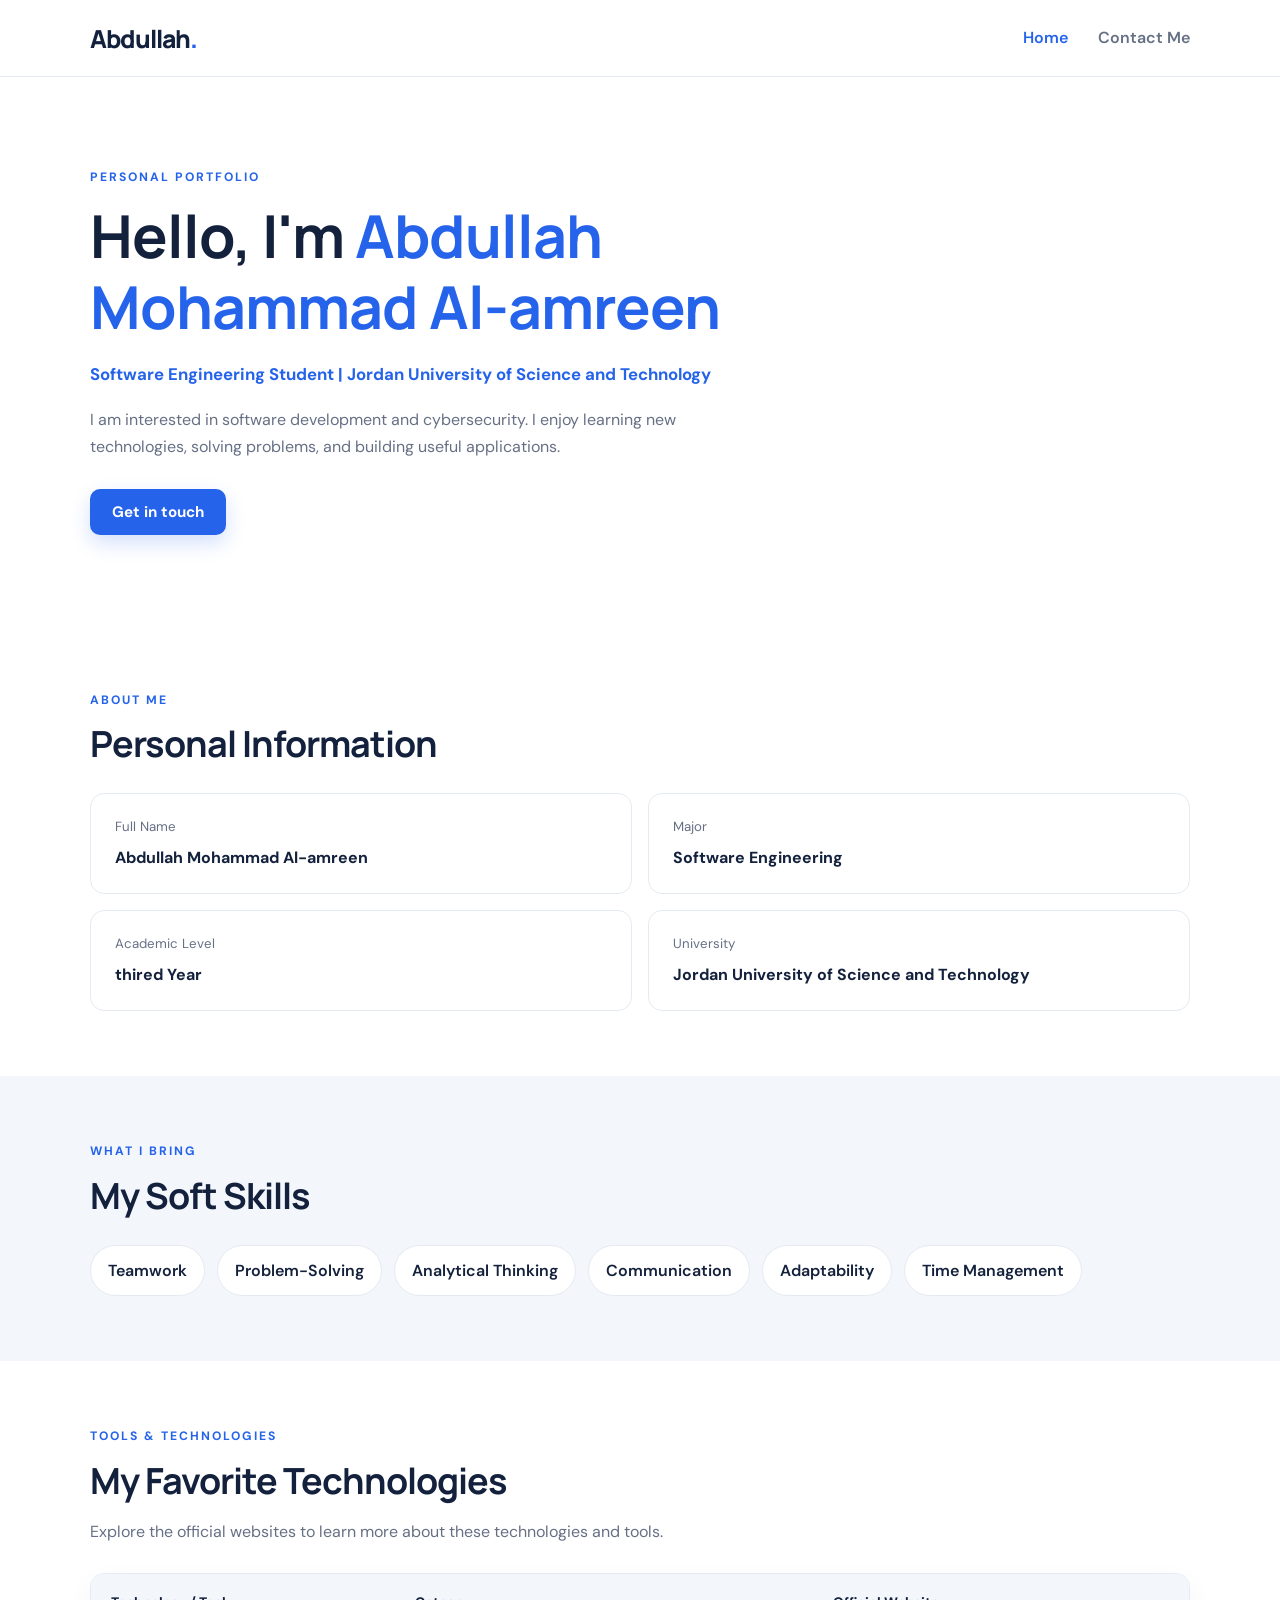
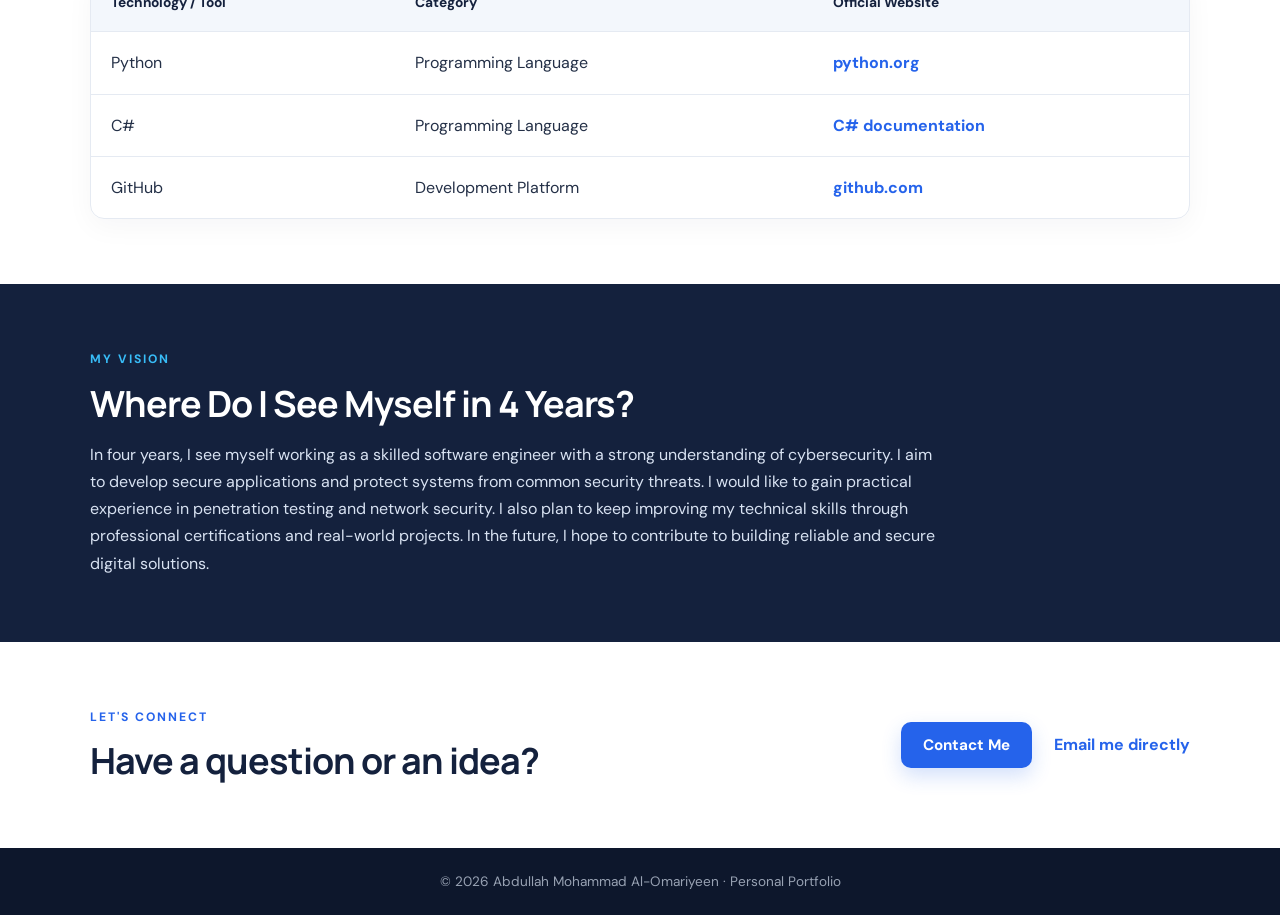
<file: index.html>
<!DOCTYPE html>
<html lang="en">
<head>
  <meta charset="UTF-8">
  <meta name="viewport" content="width=device-width, initial-scale=1.0">
  <title> 155246- Abdullah Mohammad Al-amreen</title>
  <link rel="stylesheet" href="style.css">
</head>
<body>
  <header class="site-header">
    <nav class="navbar container" aria-label="Main navigation">
      <a class="brand" href="index.html">Abdullah<span>.</span></a>
      <div class="nav-links">
        <a class="active" href="index.html">Home</a>
        <a href="contact.html">Contact Me</a>
      </div>
    </nav>
  </header>

  <main>
    <section class="hero container">
      <div class="hero-copy">
        <p class="eyebrow">PERSONAL PORTFOLIO</p>
        <h1>Hello, I'm <span>Abdullah Mohammad Al-amreen</span></h1>
        <p class="lead">Software Engineering Student | Jordan University of Science and Technology</p>
        <p class="intro">I am interested in software development and cybersecurity. I enjoy learning new technologies, solving problems, and building useful applications.</p>
        <a class="button" href="contact.html">Get in touch</a>
      </div>
    </section>

    <section class="section container">
      <div class="section-heading">
        <p class="eyebrow">ABOUT ME</p>
        <h2>Personal Information</h2>
      </div>
      <div class="info-grid">
        <article class="info-card"><span class="label">Full Name</span><strong>Abdullah Mohammad Al-amreen</strong></article>
        <article class="info-card"><span class="label">Major</span><strong>Software Engineering</strong></article>
        <article class="info-card"><span class="label">Academic Level</span><strong>thired Year</strong></article>
        <article class="info-card"><span class="label">University</span><strong>Jordan University of Science and Technology</strong></article>
      </div>
    </section>

    <section class="section section-soft">
      <div class="container">
        <div class="section-heading">
          <p class="eyebrow">WHAT I BRING</p>
          <h2>My Soft Skills</h2>
        </div>
        <div class="skill-list">
          <span>Teamwork</span><span>Problem-Solving</span><span>Analytical Thinking</span>
          <span>Communication</span><span>Adaptability</span><span>Time Management</span>
        </div>
      </div>
    </section>

    <section class="section container">
      <div class="section-heading">
        <p class="eyebrow">TOOLS & TECHNOLOGIES</p>
        <h2>My Favorite Technologies</h2>
        <p class="section-description">Explore the official websites to learn more about these technologies and tools.</p>
      </div>
      <div class="table-wrap">
        <table>
          <thead><tr><th>Technology / Tool</th><th>Category</th><th>Official Website</th></tr></thead>
          <tbody>
            <tr><td>Python</td><td>Programming Language</td><td><a href="https://www.python.org/" target="_blank" rel="noopener">python.org</a></td></tr>
            <tr><td>C#</td><td>Programming Language</td><td><a href="https://learn.microsoft.com/en-us/dotnet/csharp/" target="_blank" rel="noopener">C# documentation</a></td></tr>
            <tr><td>GitHub</td><td>Development Platform</td><td><a href="https://github.com/" target="_blank" rel="noopener">github.com</a></td></tr>
          </tbody>
        </table>
      </div>
    </section>

    <section class="section future-section">
      <div class="container future-card">
        <p class="eyebrow">MY VISION</p>
        <h2>Where Do I See Myself in 4 Years?</h2>
        <p>In four years, I see myself working as a skilled software engineer with a strong understanding of cybersecurity. I aim to develop secure applications and protect systems from common security threats. I would like to gain practical experience in penetration testing and network security. I also plan to keep improving my technical skills through professional certifications and real-world projects. In the future, I hope to contribute to building reliable and secure digital solutions.</p>
      </div>
    </section>

    <section class="section container contact-strip">
      <div><p class="eyebrow">LET'S CONNECT</p><h2>Have a question or an idea?</h2></div>
      <div class="contact-actions">
        <a class="button" href="contact.html">Contact Me</a>
        <!-- Replace the placeholder with your university email address. -->
        <a class="text-link" href="mailto:amalamreen21@cit.just.edu.jo">Email me directly</a>
      </div>
    </section>
  </main>

  <footer class="footer"><p>© 2026 Abdullah Mohammad Al-Omariyeen · Personal Portfolio</p></footer>
</body>
</html>
</file>
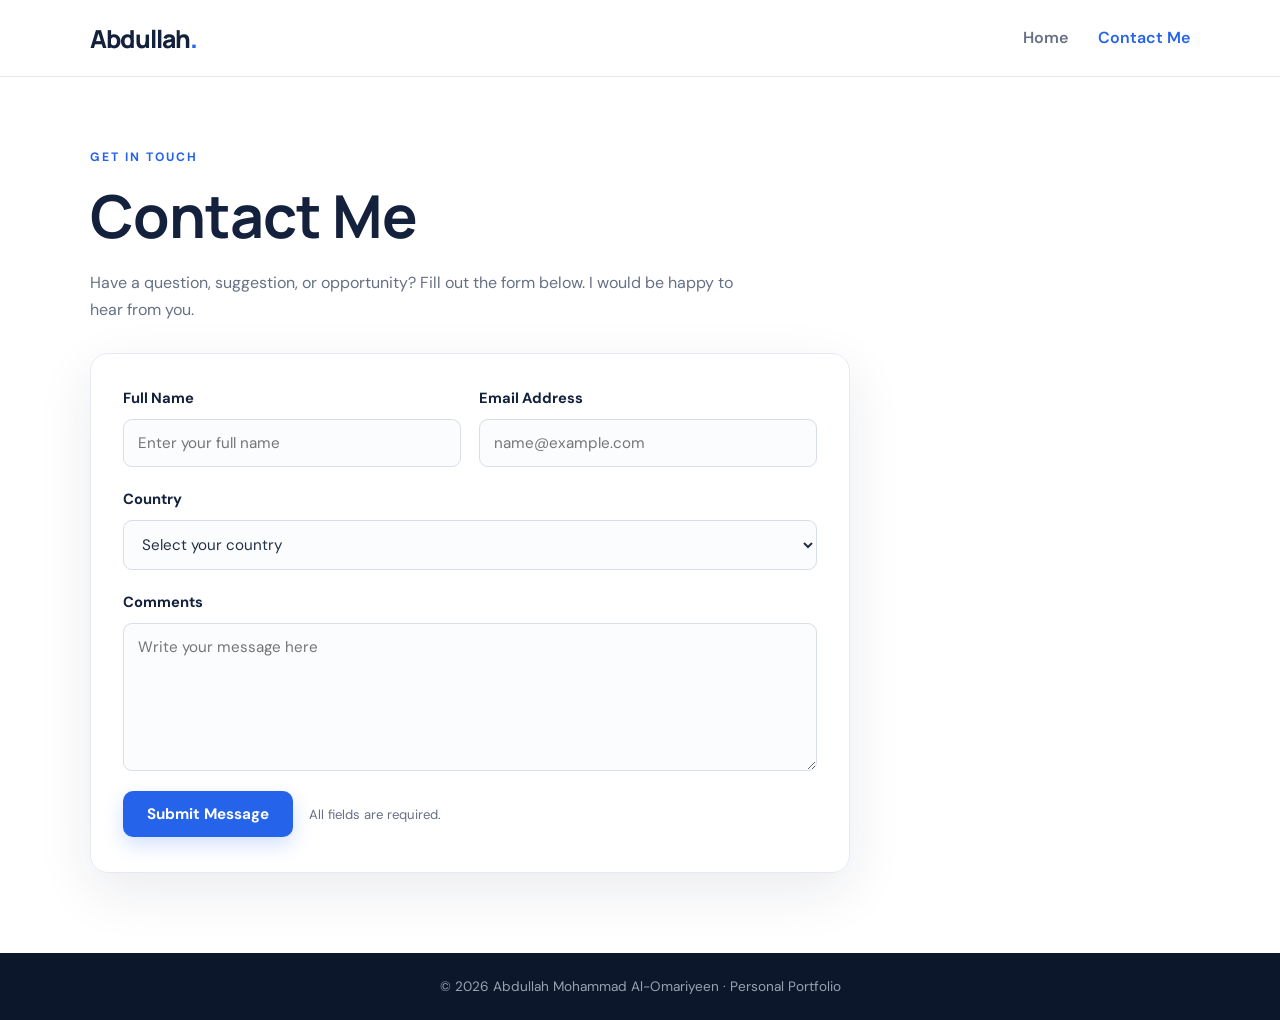
<file: contact.html>
<!DOCTYPE html>
<html lang="en">
<head>
  <meta charset="UTF-8">
  <meta name="viewport" content="width=device-width, initial-scale=1.0">
  <title>Contact Me - Abdullah Mohammad Al-Omariyeen</title>
  <link rel="stylesheet" href="style.css">
  <script src="script.js" defer></script>
</head>
<body>
  <header class="site-header">
    <nav class="navbar container" aria-label="Main navigation">
      <a class="brand" href="index.html">Abdullah<span>.</span></a>
      <div class="nav-links">
        <a href="index.html">Home</a>
        <a class="active" href="contact.html">Contact Me</a>
      </div>
    </nav>
  </header>

  <main class="contact-page container">
    <div class="contact-intro">
      <p class="eyebrow">GET IN TOUCH</p>
      <h1>Contact Me</h1>
      <p>Have a question, suggestion, or opportunity? Fill out the form below. I would be happy to hear from you.</p>
    </div>

    <form id="contactForm" class="contact-form" novalidate>
      <div class="form-row">
        <div class="form-group">
          <label for="fullName">Full Name</label>
          <input type="text" id="fullName" name="fullName" placeholder="Enter your full name">
        </div>
        <div class="form-group">
          <label for="email">Email Address</label>
          <input type="email" id="email" name="email" placeholder="name@example.com">
        </div>
      </div>
      <div class="form-group">
        <label for="country">Country</label>
        <select id="country" name="country">
          <option value="">Select your country</option>
          <option value="Jordan">Jordan</option>
          <option value="Saudi Arabia">Saudi Arabia</option>
          <option value="United Arab Emirates">United Arab Emirates</option>
          <option value="Other">Other</option>
        </select>
      </div>
      <div class="form-group">
        <label for="comments">Comments</label>
        <textarea id="comments" name="comments" rows="6" placeholder="Write your message here"></textarea>
      </div>
      <button class="button submit-button" type="submit">Submit Message</button>
      <p class="form-hint">All fields are required.</p>
    </form>
  </main>

  <footer class="footer"><p>© 2026 Abdullah Mohammad Al-Omariyeen · Personal Portfolio</p></footer>
</body>
</html>
</file>
<file: style.css>
@import url('https://fonts.googleapis.com/css2?family=DM+Sans:wght@400;500;600;700&family=Manrope:wght@500;600;700;800&display=swap');

:root {
  --navy: #14213d;
  --blue: #2563eb;
  --cyan: #38bdf8;
  --ink: #243047;
  --muted: #667085;
  --pale: #f3f7fc;
  --white: #ffffff;
  --line: #e5eaf2;
  --shadow: 0 18px 55px rgba(20, 33, 61, .09);
}
* { box-sizing: border-box; }
html { scroll-behavior: smooth; }
body { margin: 0; color: var(--ink); background: var(--white); font-family: 'DM Sans', Arial, sans-serif; line-height: 1.7; }
.container { width: min(1100px, calc(100% - 40px)); margin: 0 auto; }
.site-header { position: sticky; top: 0; z-index: 10; background: rgba(255,255,255,.94); border-bottom: 1px solid var(--line); backdrop-filter: blur(12px); }
.navbar { min-height: 76px; display: flex; align-items: center; justify-content: space-between; }
.brand { color: var(--navy); text-decoration: none; font: 800 1.55rem 'Manrope', sans-serif; letter-spacing: -1px; }
.brand span { color: var(--blue); }
.nav-links { display: flex; gap: 30px; }
.nav-links a { color: var(--muted); text-decoration: none; font-weight: 600; transition: color .2s; }
.nav-links a:hover, .nav-links a.active { color: var(--blue); }
.hero { display: grid; grid-template-columns: 1.35fr .65fr; align-items: center; gap: 60px; padding-top: 90px; padding-bottom: 90px; }
.eyebrow { color: var(--blue); font-size: .76rem; font-weight: 700; letter-spacing: 2px; margin: 0 0 12px; }
h1, h2 { color: var(--navy); font-family: 'Manrope', sans-serif; line-height: 1.2; letter-spacing: -1px; }
h1 { font-size: clamp(2.3rem, 5vw, 3.7rem); margin: 0 0 18px; }
h1 span { color: var(--blue); }
h2 { font-size: clamp(1.7rem, 3vw, 2.25rem); margin: 0 0 16px; }
.lead { color: var(--blue); font-weight: 700; font-size: 1.05rem; }
.intro { color: var(--muted); max-width: 620px; margin: 18px 0 28px; }
.button { display: inline-flex; align-items: center; justify-content: center; border: 0; border-radius: 10px; padding: 13px 22px; background: var(--blue); color: white; text-decoration: none; font: 700 .95rem 'DM Sans', sans-serif; cursor: pointer; box-shadow: 0 8px 20px rgba(37,99,235,.2); transition: transform .2s, background .2s; }
.button:hover { background: #1d4ed8; transform: translateY(-2px); }
.profile-wrap { text-align: center; }
.profile-photo { display: block; width: min(280px, 100%); aspect-ratio: 1; margin: auto; object-fit: cover; border-radius: 28px; border: 8px solid white; box-shadow: var(--shadow); background: #e8eef8; }
.photo-note { color: var(--muted); font-size: .78rem; }
.section { padding-top: 65px; padding-bottom: 65px; }
.section-heading { margin-bottom: 28px; }
.section-description { color: var(--muted); margin: 0; }
.info-grid { display: grid; grid-template-columns: repeat(2, 1fr); gap: 16px; }
.info-card { padding: 22px 24px; border: 1px solid var(--line); border-radius: 14px; background: white; }
.label { display: block; color: var(--muted); font-size: .83rem; margin-bottom: 5px; }
.info-card strong { color: var(--navy); }
.section-soft { background: var(--pale); }
.skill-list { display: flex; flex-wrap: wrap; gap: 12px; }
.skill-list span { padding: 11px 17px; background: white; border: 1px solid var(--line); border-radius: 999px; color: var(--navy); font-weight: 600; }
.table-wrap { overflow-x: auto; border: 1px solid var(--line); border-radius: 14px; box-shadow: 0 8px 28px rgba(20,33,61,.04); }
table { width: 100%; border-collapse: collapse; min-width: 580px; }
th, td { padding: 17px 20px; text-align: left; border-bottom: 1px solid var(--line); }
th { color: var(--navy); background: var(--pale); font-size: .86rem; }
tbody tr:last-child td { border-bottom: 0; }
td a, .text-link { color: var(--blue); font-weight: 700; text-decoration: none; }
td a:hover, .text-link:hover { text-decoration: underline; }
.future-section { background: var(--navy); }
.future-card { color: #d8e2f2; }
.future-card h2 { color: white; }
.future-card .eyebrow { color: var(--cyan); }
.future-card p:last-child { max-width: 850px; margin-bottom: 0; }
.contact-strip { display: flex; justify-content: space-between; align-items: center; gap: 25px; }
.contact-strip h2 { margin-bottom: 0; }
.contact-actions { display: flex; align-items: center; gap: 22px; flex-wrap: wrap; }
.footer { padding: 22px 20px; text-align: center; color: #98a2b3; background: #0d172c; font-size: .85rem; }
.footer p { margin: 0; }
.contact-page { min-height: calc(100vh - 145px); padding-top: 70px; padding-bottom: 80px; }
.contact-intro { max-width: 650px; margin-bottom: 30px; }
.contact-intro p:last-child { color: var(--muted); }
.contact-form { max-width: 760px; padding: 32px; border: 1px solid var(--line); border-radius: 18px; box-shadow: var(--shadow); }
.form-row { display: grid; grid-template-columns: 1fr 1fr; gap: 18px; }
.form-group { display: flex; flex-direction: column; gap: 8px; margin-bottom: 20px; }
.form-group label { color: var(--navy); font-weight: 700; font-size: .92rem; }
input, select, textarea { width: 100%; padding: 13px 14px; border: 1px solid #d7deea; border-radius: 9px; background: #fbfcfe; color: var(--ink); font: 400 .95rem 'DM Sans', sans-serif; outline: none; }
input:focus, select:focus, textarea:focus { border-color: var(--blue); box-shadow: 0 0 0 3px rgba(37,99,235,.1); }
textarea { resize: vertical; }
.submit-button { min-width: 170px; }
.form-hint { display: inline-block; margin-left: 12px; color: var(--muted); font-size: .82rem; }
@media (max-width: 720px) {
  .hero { grid-template-columns: 1fr; gap: 35px; padding-top: 55px; padding-bottom: 55px; }
  .profile-wrap { grid-row: 1; }
  .profile-photo { width: 210px; }
  .info-grid, .form-row { grid-template-columns: 1fr; }
  .contact-strip { align-items: flex-start; flex-direction: column; }
  .contact-form { padding: 22px; }
  .nav-links { gap: 17px; }
}
</file>
